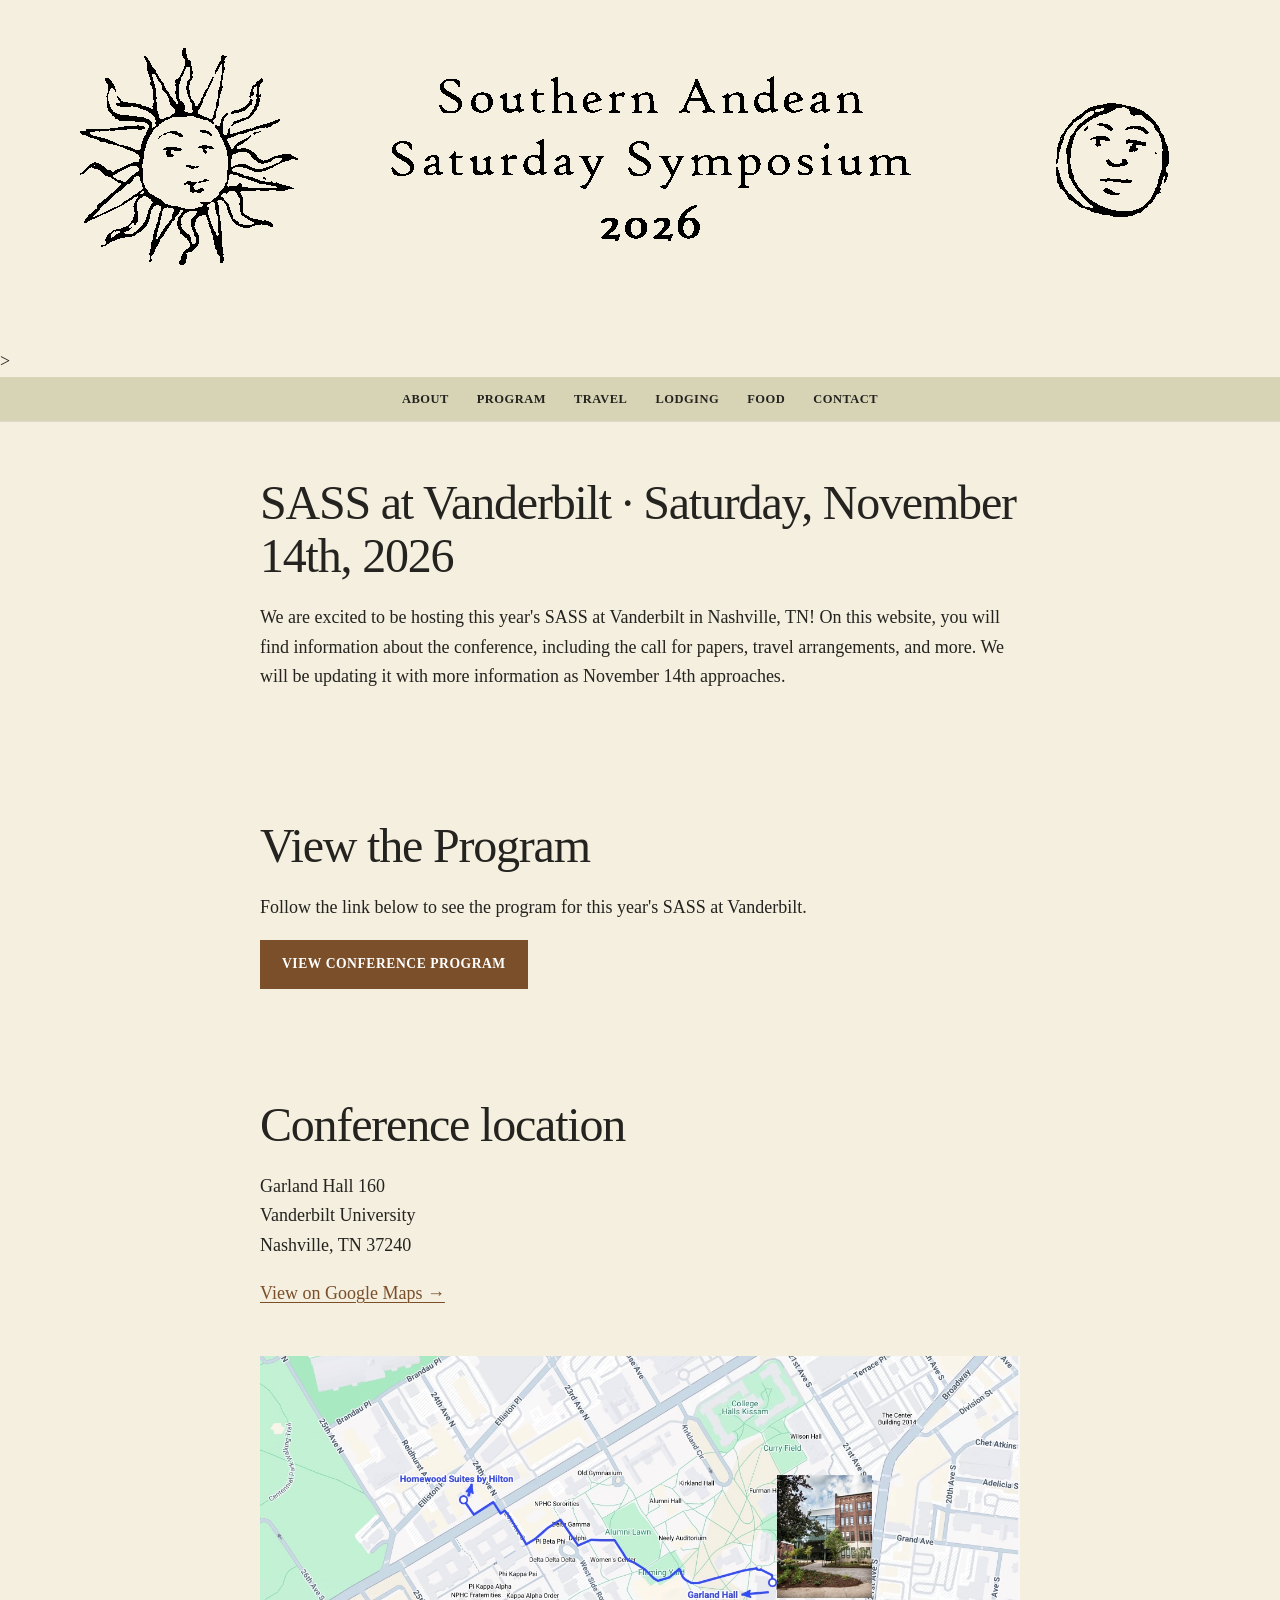
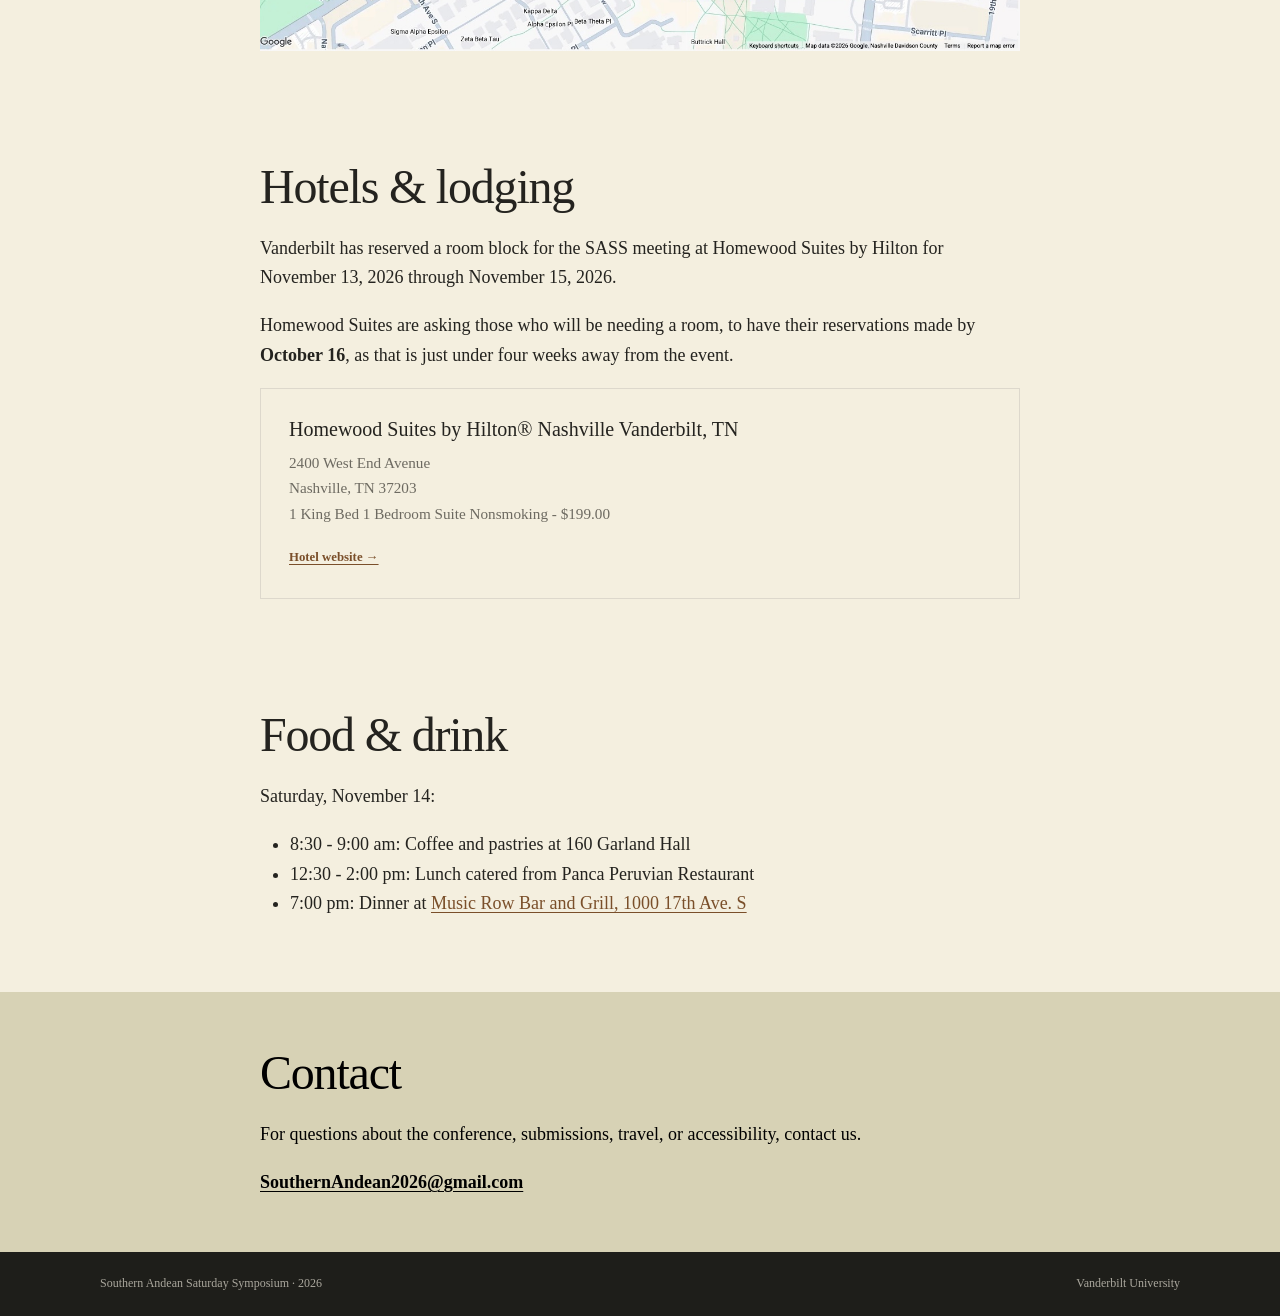
<file: index.html>
<!DOCTYPE html>
<html lang="en">
<head>
  <meta charset="UTF-8">
  <meta name="viewport" content="width=device-width, initial-scale=1.0">
   <!--
  <meta name="description" content="[Conference Name] — [Conference dates] in [City, State].">
  <title>[Conference Name] | [Year]</title> -->
   <img src="images/Logo_colored.png" alt="SASS Logo" style="display: block; margin: 0 auto;">>
  <link rel="stylesheet" href="style.css">
</head>

  <nav class="nav">
    <div class="container nav-inner">
      <a href="#about">About</a>
      <a href="#papers">Program</a>
      <a href="#travel">Travel</a>
      <a href="#lodging">Lodging</a>
      <a href="#food">Food</a>
      <a href="#contact">Contact</a>
    </div>
  </nav>

  <main>
    <section id="about" class="section">
      <div class="container narrow">
        <h2>SASS at Vanderbilt  ·  Saturday, November 14th, 2026</h2>
        <p>
          We are excited to be hosting this year's SASS at Vanderbilt in Nashville, TN! 
          On this website, you will find information about the conference, including the call for papers, travel arrangements, and more.
          We will be updating it with more information as November 14th approaches.
        </p>
      </div>
    </section>

    <section id="papers" class="section section-alt">
      <div class="container narrow">
        <h2>View the Program</h2>

        <!--
        <p>
          If you would like to present this year, please use the form linked below to indicate the title of your presentation as well as provide a brief (less than 200 words) abstract. 
          Depending on the number of presentations, speakers will likely have 30-minute blocks for the presentation as well as discussion/Q&A.
        </p>
        -->
        <p> Follow the link below to see the program for this year's SASS at Vanderbilt.</p>

        <div>
          <!--
          <div>
            <strong>Submission deadline</strong>
            <span>October 16th, 2026</span>
          </div>
          <a class="button button-primary" href="SASS_2026_Talks.html" rel="noopener">
            See Program
          </a>
          -->
          <a class="button button-primary" href="program.html" rel="noopener">
            View Conference Program
          </a>
        </div>


        <!--<p class="small">
          Questions about submissions can be directed to
          SouthernAndean2026@gmail.com
        </p>-->
      </div>
    </section>

    <section id="travel" class="section">
      <div class="container narrow">
        <h2>Conference location</h2>
        <div>
          
            <p>Garland Hall 160<br>Vanderbilt University<br>Nashville, TN 37240</p>
            <a href="https://maps.app.goo.gl/LvyxEZ6uA4NeCfR76" target="_blank" rel="noopener">View on Google Maps →</a>
            <p><br></p>
            <img src="images/SASS Map.jpg" alt="Garland Hall 160 at Vanderbilt University"/>
          
          
          <!--
          <article class="card">
            <h3>Parking</h3>
            <p>
              More information forthcoming. 
            </p>
          </article>

          <article class="card">
            <h3>Getting Around</h3>
            <p>
              More information forthcoming. 
            </p>
          </article>
          -->
        </div>
      </div>
    </section>

    <section id="lodging" class="section section-alt">
      <div class="container narrow">
        <h2>Hotels &amp; lodging</h2>
        <p class="intro">
          Vanderbilt has reserved a room block for the SASS meeting at Homewood Suites by Hilton for November 13, 2026 through November 15, 2026.
        </p>

        <p>Homewood Suites are asking those who will be needing a room, to have their reservations made by <strong>October 16</strong>, as that is just under four weeks away from the event.</p>
        
        <div>
          <article class="card">
            <h3>Homewood Suites by Hilton® Nashville Vanderbilt, TN</h3>
            <p>
              2400 West End Avenue <br>
              Nashville, TN 37203 <br>
              1 King Bed 1 Bedroom Suite Nonsmoking - $199.00 <br>
            </p>
            <a href="https://www.hilton.com/en/attend-my-event/bnavbhw-902-49b5b06a-9c55-4920-9853-0054cd4842b3/" target="_blank" rel="noopener">Hotel website →</a>
          </article>
          <!--
          <article class="card">
            <h3>[Hotel Name]</h3>
            <p>[Approx. distance from conference venue]</p>
            <p>[Short description, rate information, or booking code.]</p>
            <a href="[HOTEL_URL]" target="_blank" rel="noopener">Hotel website →</a>
          </article>

          <article class="card">
            <h3>[Hotel Name]</h3>
            <p>[Approx. distance from conference venue]</p>
            <p>[Short description, rate information, or booking code.]</p>
            <a href="[HOTEL_URL]" target="_blank" rel="noopener">Hotel website →</a>
          </article>
        </div>
        -->
      </div>
    </section>

    <section id="food" class="section">
      <div class="container narrow">
        <h2>Food &amp; drink</h2>
        <p class="intro">
          Saturday, November 14:
        </p>
        <ul style="padding-left: 30px;">
          <li> 8:30 - 9:00 am: Coffee and pastries at 160 Garland Hall</li>
          <li> 12:30 - 2:00 pm: Lunch catered from Panca Peruvian Restaurant</li>
          <li> 7:00 pm: Dinner at <a href="https://maps.app.goo.gl/9tHwXygk9nDfZXyo8" target="_blank" rel="noopener">Music Row Bar and Grill, 1000 17th Ave. S</a></li>
        </ul>
      </div>
    </section>

    <section id="contact" class="section section-dark">
      <div class="container narrow">
        <h2>Contact</h2>
        <p>
          For questions about the conference, submissions, travel, or accessibility,
          contact us.
        </p>
        <a class="email-link" href="mailto:SouthernAndean2026@gmail.com">
          SouthernAndean2026@gmail.com
        </a>
      </div>
    </section>
  </main>

  <footer>
    <div class="container footer-inner">
      <span>Southern Andean Saturday Symposium · 2026</span>
      <span>Vanderbilt University</span>
    </div>
  </footer>
</body>
</html>
</file>
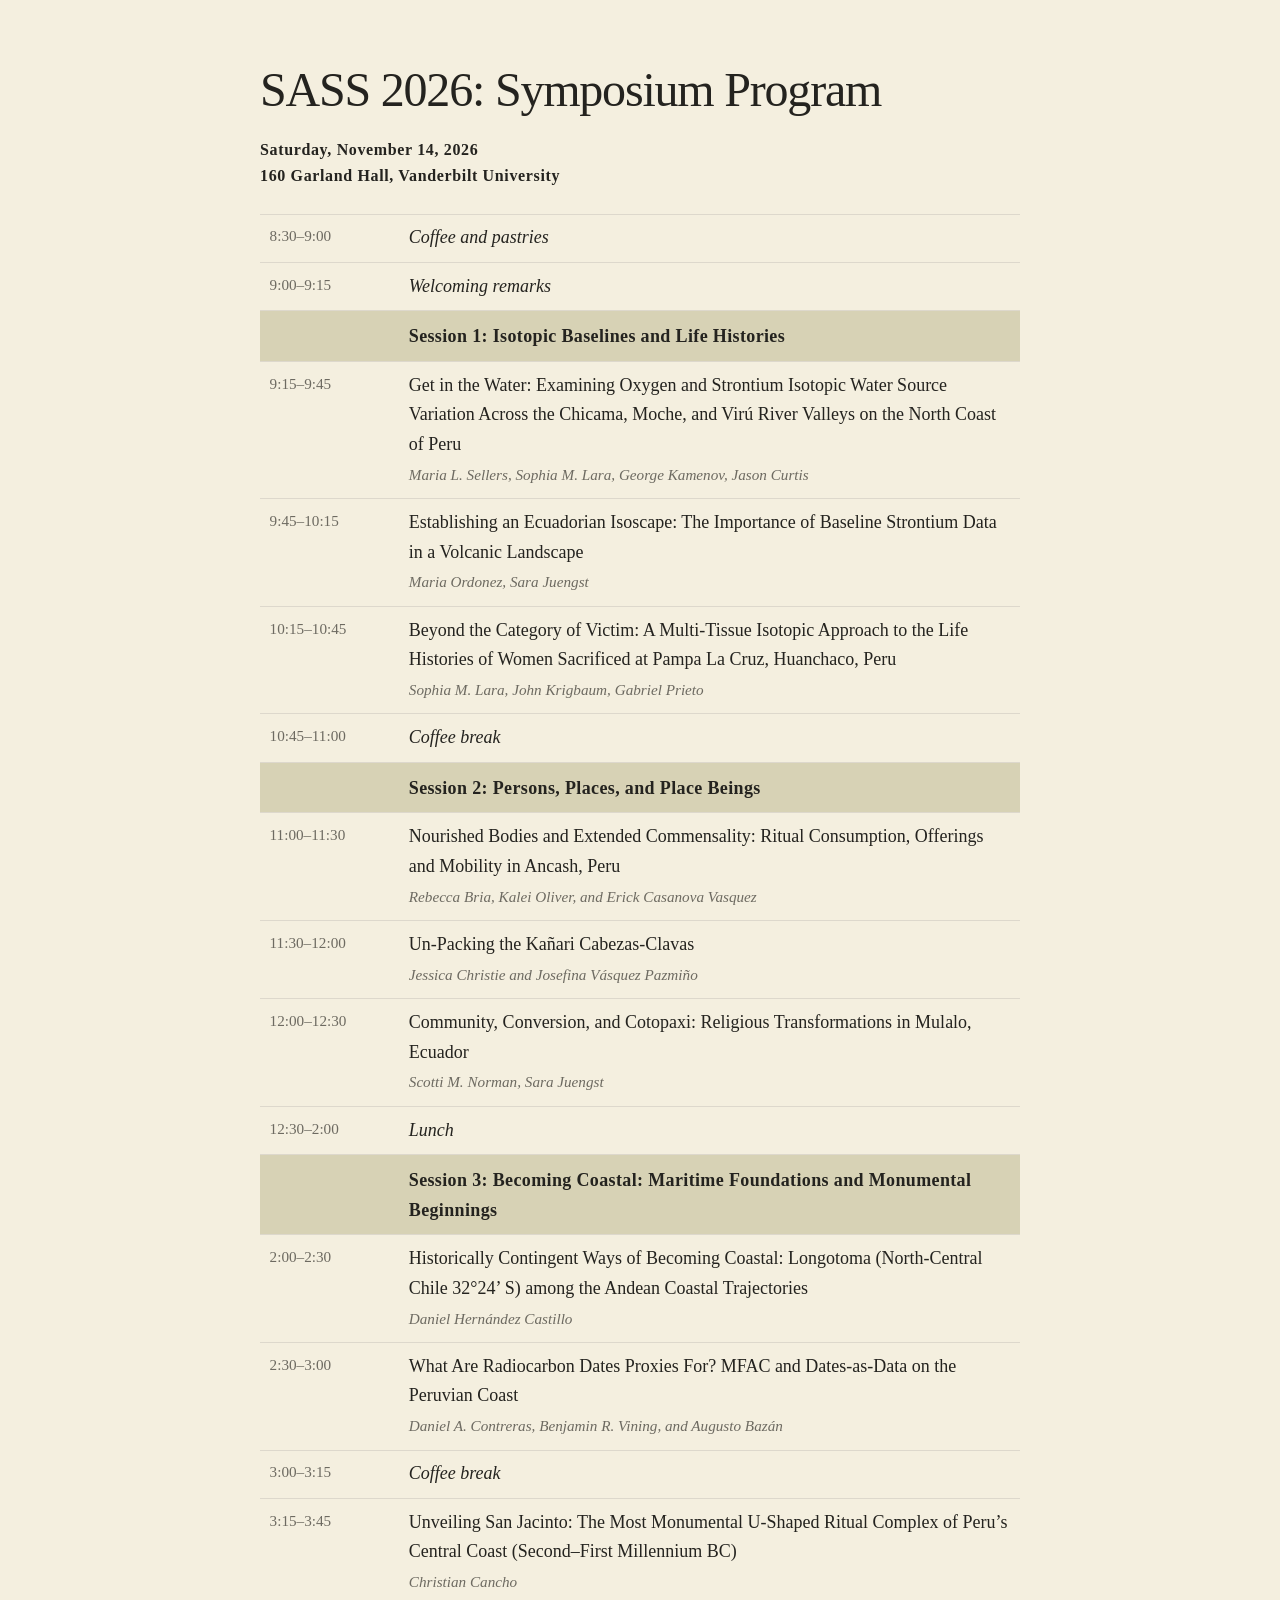
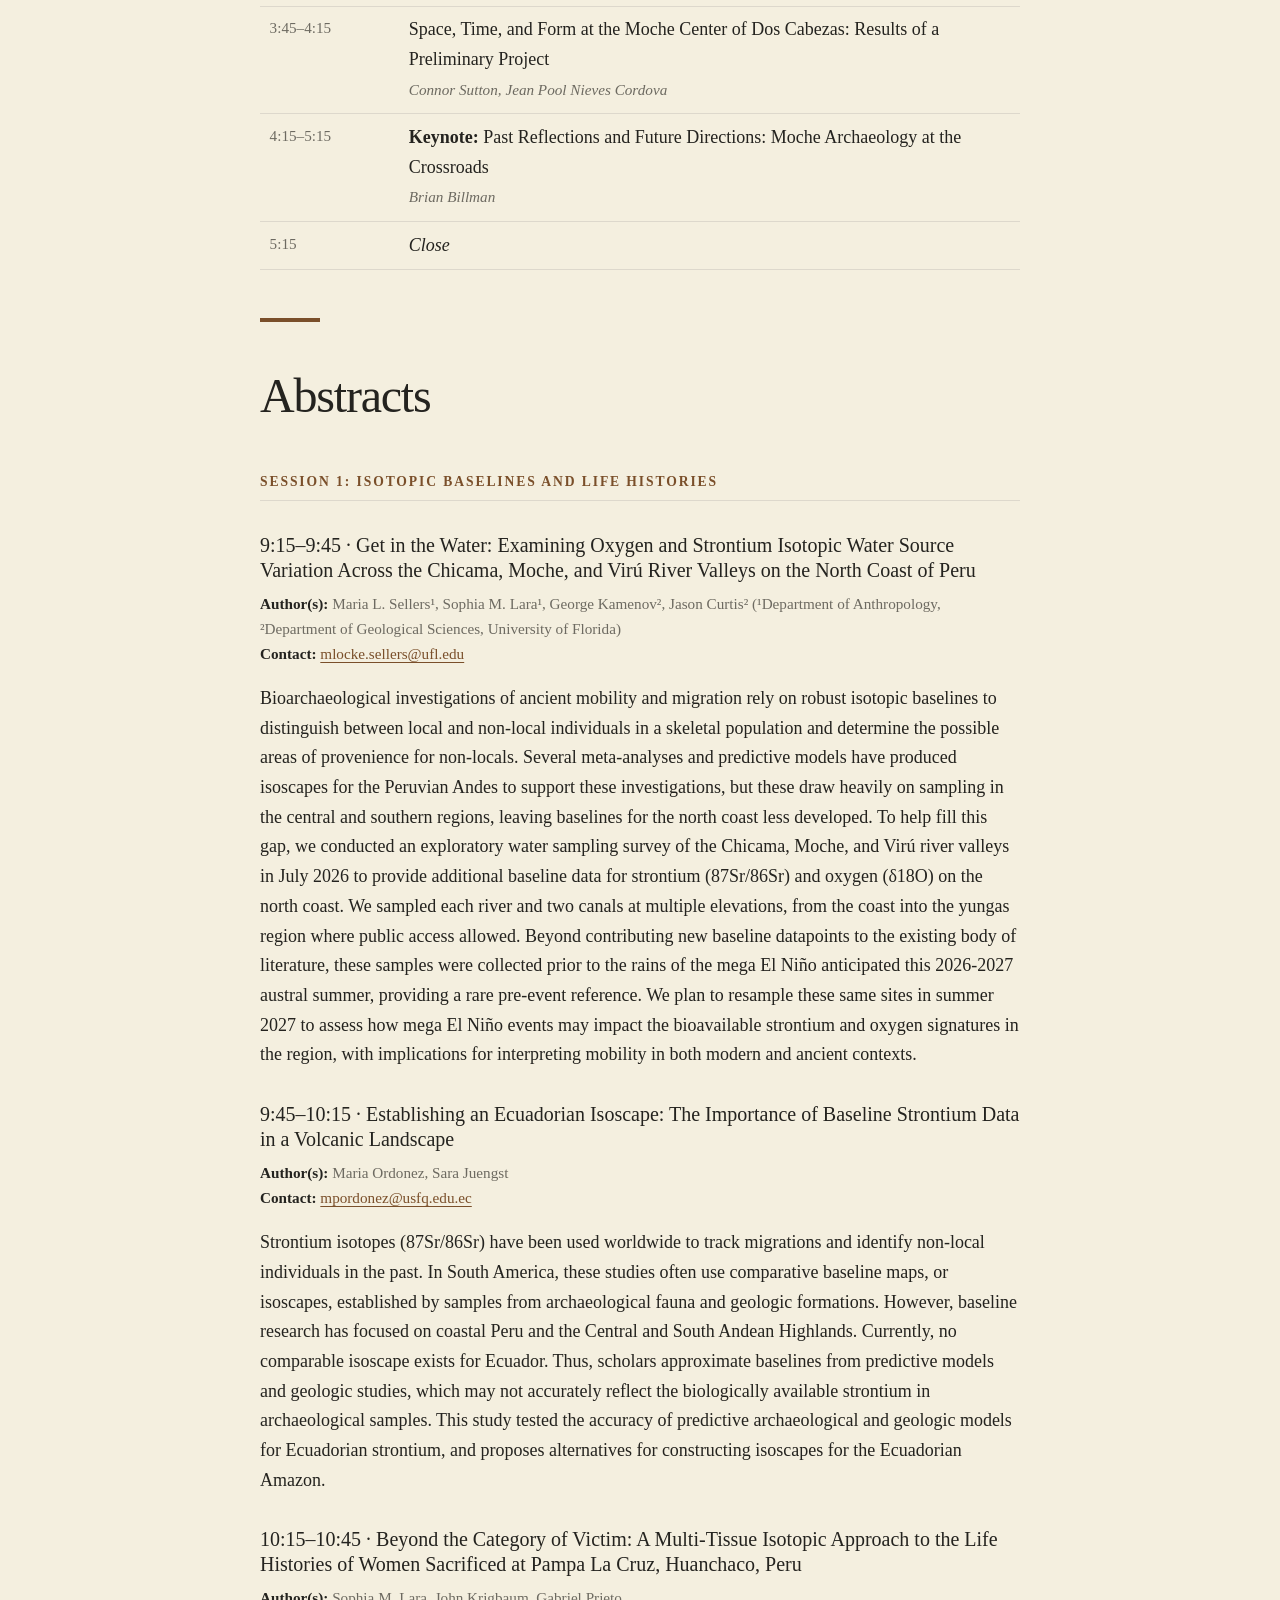
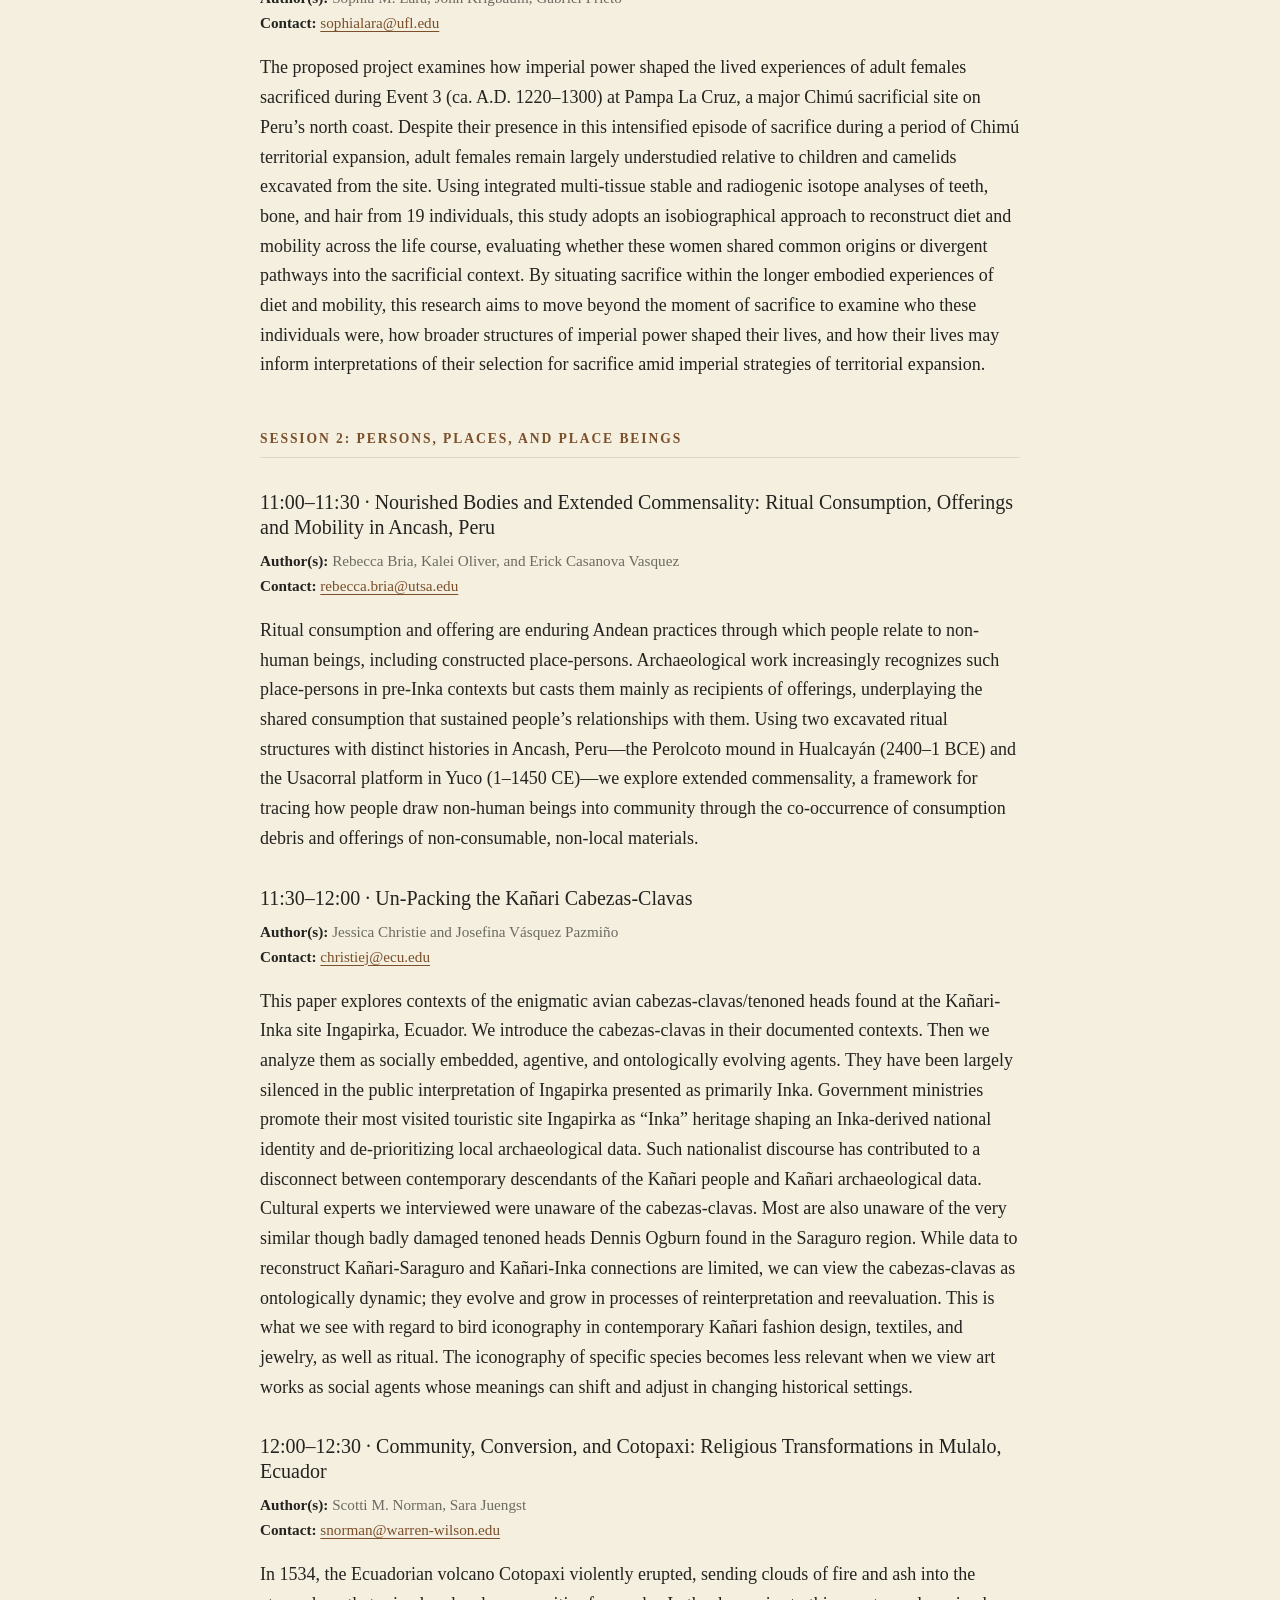
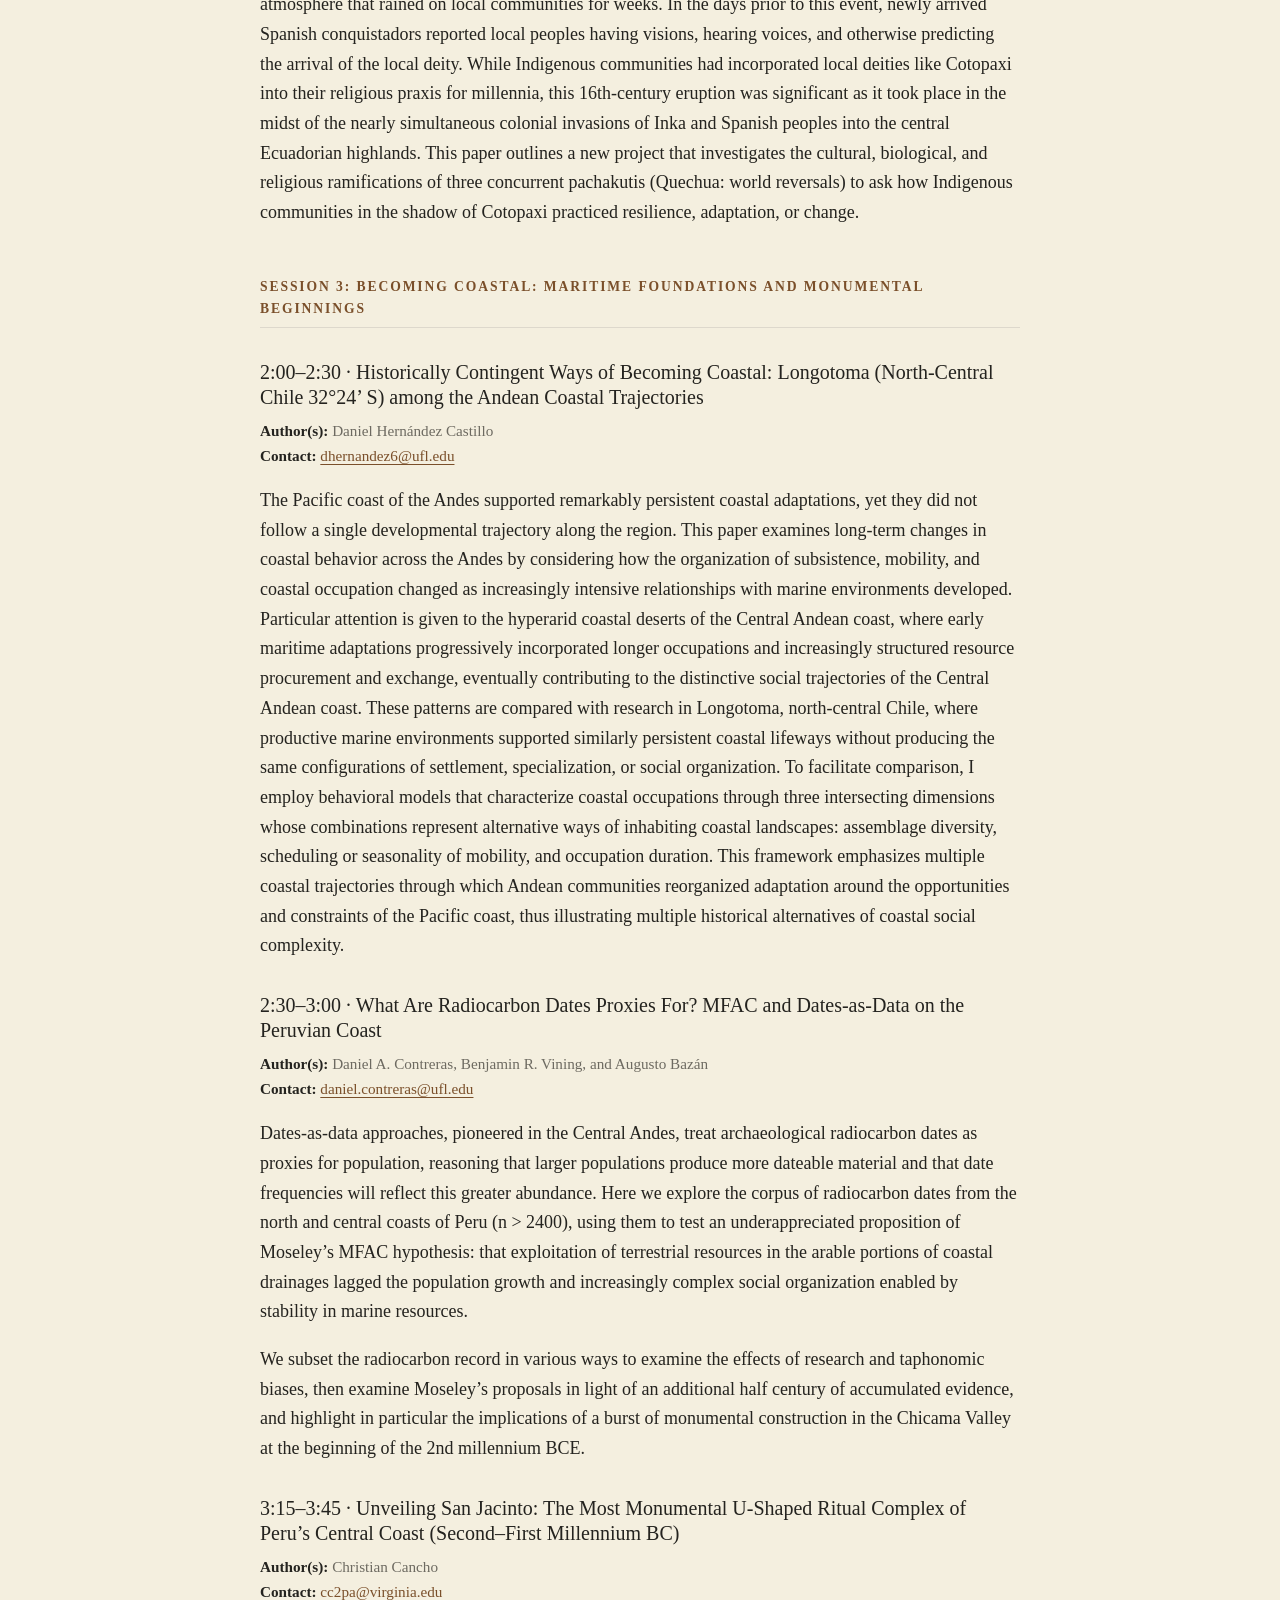
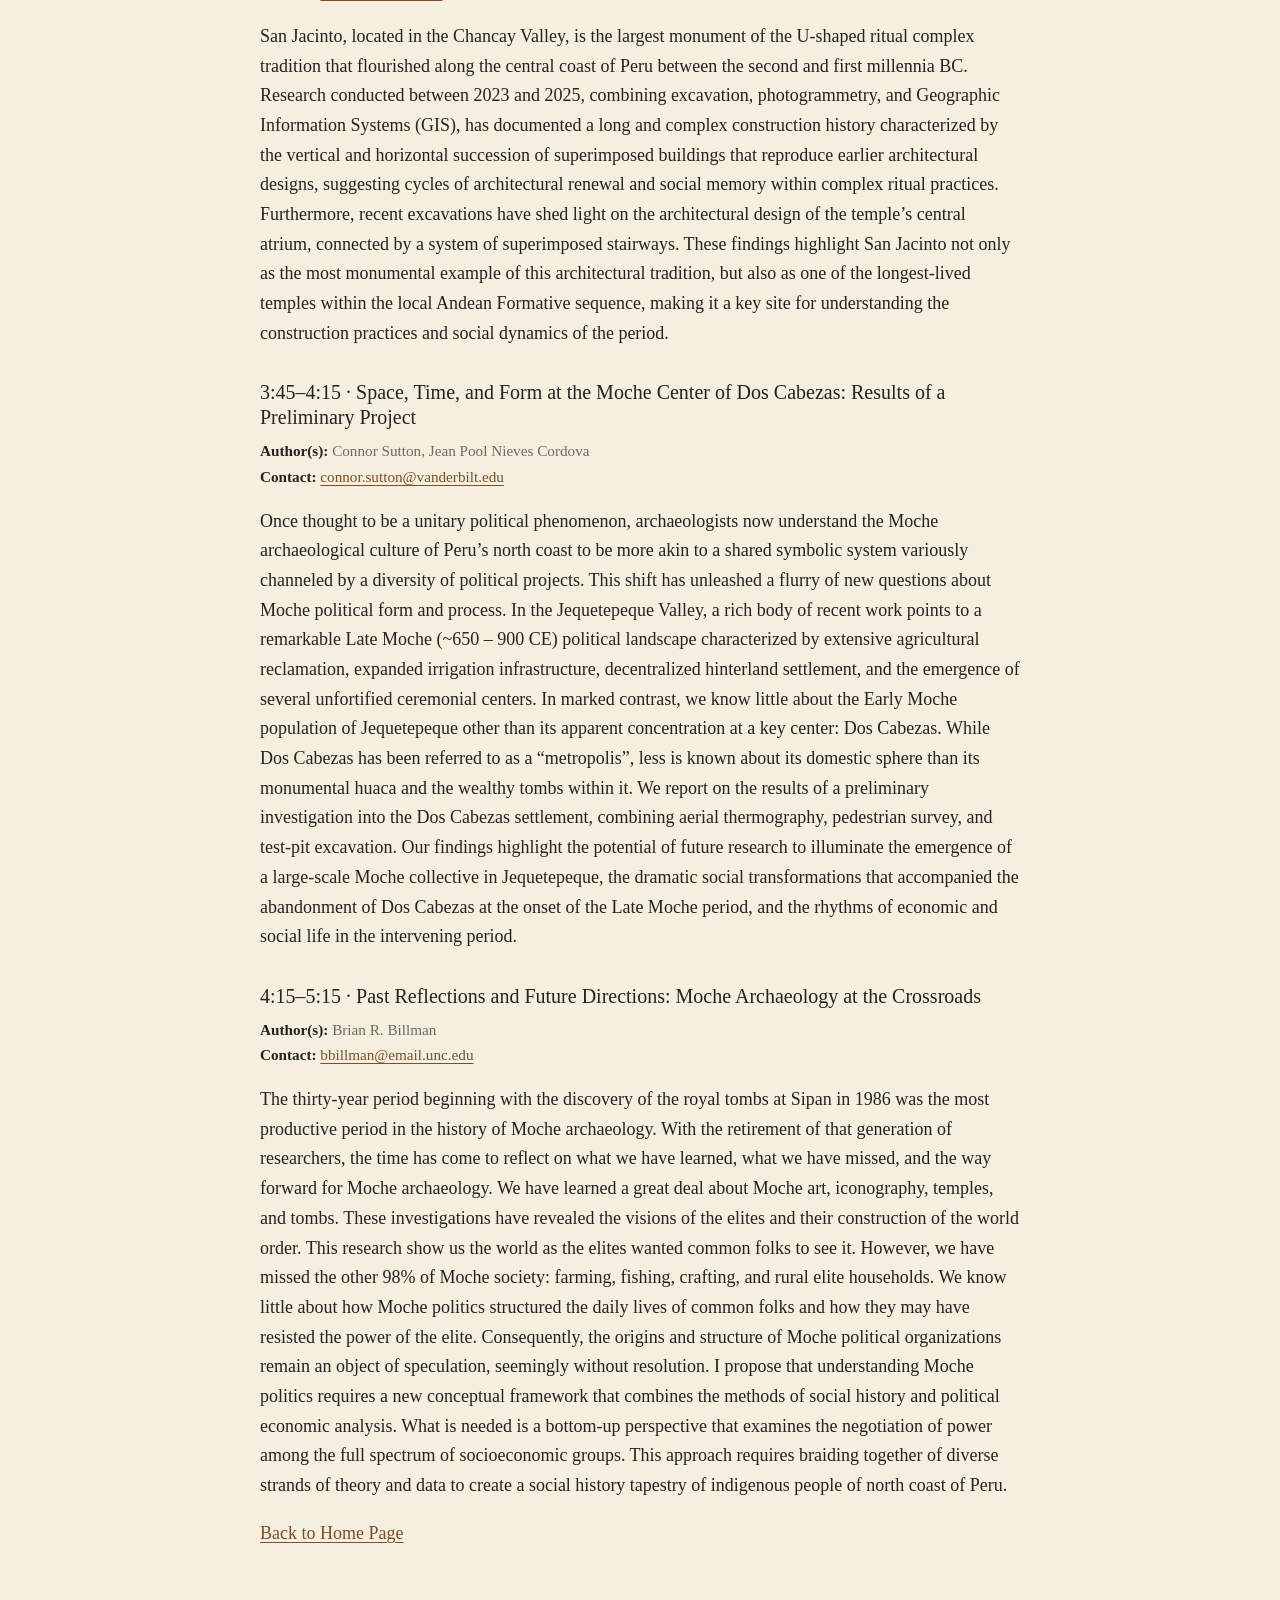
<file: program.html>
<!doctype html>
<html lang="en">
<head>
<meta charset="utf-8">
<meta name="viewport" content="width=device-width, initial-scale=1">
<title>SASS 2026 Program</title>
<style>
  /* Colors and type match the SASS 2026 website (style.css) */
  :root {
    --ink: #24231f;
    --muted: #6d6a61;
    --paper: rgb(244, 239, 223);
    --accent: #7a4f2a;
    --accent-dark: #59391f;
    --border: #ddd8cc;
    --dark: rgba(214, 210, 180, 0.96);
    --label: #b99a77;
  }
  body {
    font-family: Garamond, serif;
    font-size: 18px;
    line-height: 1.65;
    color: var(--ink);
    background: var(--paper);
    max-width: 760px;
    margin: 0 auto;
    padding: 40px 20px 75px;
  }
  a { color: var(--accent); text-decoration-thickness: 1px; text-underline-offset: 3px; }
  a:hover { color: var(--accent-dark); }
  h1 { font-size: clamp(2rem, 4vw, 3rem); font-weight: 400; letter-spacing: -0.025em; line-height: 1.1; margin: 1.5rem 0 1.25rem; }
  h2 { font-size: 0.85rem; font-weight: 700; letter-spacing: 0.14em; text-transform: uppercase; color: var(--accent); margin: 3rem 0 0.75rem; padding-bottom: 0.4rem; border-bottom: 1px solid var(--border); }
  h3 { font-size: 1.25rem; font-weight: 400; line-height: 1.25; margin: 2rem 0 0.5rem; }
  .meta { margin: 0 0 1.5rem; font-size: 1rem; font-weight: 700; letter-spacing: 0.04em; }
  table { border-collapse: collapse; width: 100%; margin: 1rem 0 2rem; border-top: 1px solid var(--border); }
  td { padding: 0.55rem 0.6rem; border-bottom: 1px solid var(--border); vertical-align: top; }
  td:first-child { white-space: nowrap; width: 7.5rem; color: var(--muted); font-size: 0.95rem; }
  tr.session td { background: var(--dark); font-weight: 700; letter-spacing: 0.02em; padding-top: 0.7rem; }
  .authors { font-style: italic; color: var(--muted); font-size: 0.95rem; }
  .byline { margin: 0 0 0.75rem; color: var(--muted); font-size: 0.95rem; }
  .byline strong { color: var(--ink); }
  hr { border: none; border-top: 4px solid var(--accent); width: 60px; margin: 3rem 0; }
  @media (max-width: 750px) {
    body { font-size: 17px; }
    td:first-child { width: auto; }
  }
  @media print {
    body { margin: 0; max-width: none; padding: 0; }
    h3 { break-after: avoid; }
    tr { break-inside: avoid; }
  }
</style>
</head>
<body>

<h1>SASS 2026: Symposium Program</h1>

<p class="meta">Saturday, November 14, 2026<br>160 Garland Hall, Vanderbilt University</p>

<table>
  <tr><td>8:30–9:00</td><td><em>Coffee and pastries</em></td></tr>
  <tr><td>9:00–9:15</td><td><em>Welcoming remarks</em></td></tr>
  <tr class="session"><td></td><td>Session 1: Isotopic Baselines and Life Histories</td></tr>
  <tr><td>9:15–9:45</td><td>Get in the Water: Examining Oxygen and Strontium Isotopic Water Source Variation Across the Chicama, Moche, and Virú River Valleys on the North Coast of Peru<br><span class="authors">Maria L. Sellers, Sophia M. Lara, George Kamenov, Jason Curtis</span></td></tr>
  <tr><td>9:45–10:15</td><td>Establishing an Ecuadorian Isoscape: The Importance of Baseline Strontium Data in a Volcanic Landscape<br><span class="authors">Maria Ordonez, Sara Juengst</span></td></tr>
  <tr><td>10:15–10:45</td><td>Beyond the Category of Victim: A Multi-Tissue Isotopic Approach to the Life Histories of Women Sacrificed at Pampa La Cruz, Huanchaco, Peru<br><span class="authors">Sophia M. Lara, John Krigbaum, Gabriel Prieto</span></td></tr>
  <tr><td>10:45–11:00</td><td><em>Coffee break</em></td></tr>
  <tr class="session"><td></td><td>Session 2: Persons, Places, and Place Beings</td></tr>
  <tr><td>11:00–11:30</td><td>Nourished Bodies and Extended Commensality: Ritual Consumption, Offerings and Mobility in Ancash, Peru<br><span class="authors">Rebecca Bria, Kalei Oliver, and Erick Casanova Vasquez</span></td></tr>
  <tr><td>11:30–12:00</td><td>Un-Packing the Kañari Cabezas-Clavas<br><span class="authors">Jessica Christie and Josefina Vásquez Pazmiño</span></td></tr>
  <tr><td>12:00–12:30</td><td>Community, Conversion, and Cotopaxi: Religious Transformations in Mulalo, Ecuador<br><span class="authors">Scotti M. Norman, Sara Juengst</span></td></tr>
  <tr><td>12:30–2:00</td><td><em>Lunch</em></td></tr>
  <tr class="session"><td></td><td>Session 3: Becoming Coastal: Maritime Foundations and Monumental Beginnings</td></tr>
  <tr><td>2:00–2:30</td><td>Historically Contingent Ways of Becoming Coastal: Longotoma (North-Central Chile 32°24’ S) among the Andean Coastal Trajectories<br><span class="authors">Daniel Hernández Castillo</span></td></tr>
  <tr><td>2:30–3:00</td><td>What Are Radiocarbon Dates Proxies For? MFAC and Dates-as-Data on the Peruvian Coast<br><span class="authors">Daniel A. Contreras, Benjamin R. Vining, and Augusto Bazán</span></td></tr>
  <tr><td>3:00–3:15</td><td><em>Coffee break</em></td></tr>
  <tr><td>3:15–3:45</td><td>Unveiling San Jacinto: The Most Monumental U-Shaped Ritual Complex of Peru’s Central Coast (Second–First Millennium BC)<br><span class="authors">Christian Cancho</span></td></tr>
  <tr><td>3:45–4:15</td><td>Space, Time, and Form at the Moche Center of Dos Cabezas: Results of a Preliminary Project<br><span class="authors">Connor Sutton, Jean Pool Nieves Cordova</span></td></tr>
  <tr><td>4:15–5:15</td><td><strong>Keynote:</strong> Past Reflections and Future Directions: Moche Archaeology at the Crossroads<br><span class="authors">Brian Billman</span></td></tr>
  <tr><td>5:15</td><td><em>Close</em></td></tr>
</table>

<hr>

<h1>Abstracts</h1>

<h2>Session 1: Isotopic Baselines and Life Histories</h2>

<h3>9:15–9:45 · Get in the Water: Examining Oxygen and Strontium Isotopic Water Source Variation Across the Chicama, Moche, and Virú River Valleys on the North Coast of Peru</h3>
<p class="byline"><strong>Author(s):</strong> Maria L. Sellers¹, Sophia M. Lara¹, George Kamenov², Jason Curtis² (¹Department of Anthropology, ²Department of Geological Sciences, University of Florida)<br>
<strong>Contact:</strong> <a href="mailto:mlocke.sellers@ufl.edu">mlocke.sellers@ufl.edu</a></p>
<p>Bioarchaeological investigations of ancient mobility and migration rely on robust isotopic baselines to distinguish between local and non-local individuals in a skeletal population and determine the possible areas of provenience for non-locals. Several meta-analyses and predictive models have produced isoscapes for the Peruvian Andes to support these investigations, but these draw heavily on sampling in the central and southern regions, leaving baselines for the north coast less developed. To help fill this gap, we conducted an exploratory water sampling survey of the Chicama, Moche, and Virú river valleys in July 2026 to provide additional baseline data for strontium (87Sr/86Sr) and oxygen (δ18O) on the north coast. We sampled each river and two canals at multiple elevations, from the coast into the yungas region where public access allowed. Beyond contributing new baseline datapoints to the existing body of literature, these samples were collected prior to the rains of the mega El Niño anticipated this 2026-2027 austral summer, providing a rare pre-event reference. We plan to resample these same sites in summer 2027 to assess how mega El Niño events may impact the bioavailable strontium and oxygen signatures in the region, with implications for interpreting mobility in both modern and ancient contexts.</p>

<h3>9:45–10:15 · Establishing an Ecuadorian Isoscape: The Importance of Baseline Strontium Data in a Volcanic Landscape</h3>
<p class="byline"><strong>Author(s):</strong> Maria Ordonez, Sara Juengst<br>
<strong>Contact:</strong> <a href="mailto:mpordonez@usfq.edu.ec">mpordonez@usfq.edu.ec</a></p>
<p>Strontium isotopes (87Sr/86Sr) have been used worldwide to track migrations and identify non-local individuals in the past. In South America, these studies often use comparative baseline maps, or isoscapes, established by samples from archaeological fauna and geologic formations. However, baseline research has focused on coastal Peru and the Central and South Andean Highlands. Currently, no comparable isoscape exists for Ecuador. Thus, scholars approximate baselines from predictive models and geologic studies, which may not accurately reflect the biologically available strontium in archaeological samples. This study tested the accuracy of predictive archaeological and geologic models for Ecuadorian strontium, and proposes alternatives for constructing isoscapes for the Ecuadorian Amazon.</p>

<h3>10:15–10:45 · Beyond the Category of Victim: A Multi-Tissue Isotopic Approach to the Life Histories of Women Sacrificed at Pampa La Cruz, Huanchaco, Peru</h3>
<p class="byline"><strong>Author(s):</strong> Sophia M. Lara, John Krigbaum, Gabriel Prieto<br>
<strong>Contact:</strong> <a href="mailto:sophialara@ufl.edu">sophialara@ufl.edu</a></p>
<p>The proposed project examines how imperial power shaped the lived experiences of adult females sacrificed during Event 3 (ca. A.D. 1220–1300) at Pampa La Cruz, a major Chimú sacrificial site on Peru’s north coast. Despite their presence in this intensified episode of sacrifice during a period of Chimú territorial expansion, adult females remain largely understudied relative to children and camelids excavated from the site. Using integrated multi-tissue stable and radiogenic isotope analyses of teeth, bone, and hair from 19 individuals, this study adopts an isobiographical approach to reconstruct diet and mobility across the life course, evaluating whether these women shared common origins or divergent pathways into the sacrificial context. By situating sacrifice within the longer embodied experiences of diet and mobility, this research aims to move beyond the moment of sacrifice to examine who these individuals were, how broader structures of imperial power shaped their lives, and how their lives may inform interpretations of their selection for sacrifice amid imperial strategies of territorial expansion.</p>

<h2>Session 2: Persons, Places, and Place Beings</h2>

<h3>11:00–11:30 · Nourished Bodies and Extended Commensality: Ritual Consumption, Offerings and Mobility in Ancash, Peru</h3>
<p class="byline"><strong>Author(s):</strong> Rebecca Bria, Kalei Oliver, and Erick Casanova Vasquez<br>
<strong>Contact:</strong> <a href="mailto:rebecca.bria@utsa.edu">rebecca.bria@utsa.edu</a></p>
<p>Ritual consumption and offering are enduring Andean practices through which people relate to non-human beings, including constructed place-persons. Archaeological work increasingly recognizes such place-persons in pre-Inka contexts but casts them mainly as recipients of offerings, underplaying the shared consumption that sustained people’s relationships with them. Using two excavated ritual structures with distinct histories in Ancash, Peru—the Perolcoto mound in Hualcayán (2400–1 BCE) and the Usacorral platform in Yuco (1–1450 CE)—we explore extended commensality, a framework for tracing how people draw non-human beings into community through the co-occurrence of consumption debris and offerings of non-consumable, non-local materials.</p>

<h3>11:30–12:00 · Un-Packing the Kañari Cabezas-Clavas</h3>
<p class="byline"><strong>Author(s):</strong> Jessica Christie and Josefina Vásquez Pazmiño<br>
<strong>Contact:</strong> <a href="mailto:christiej@ecu.edu">christiej@ecu.edu</a></p>
<p>This paper explores contexts of the enigmatic avian cabezas-clavas/tenoned heads found at the Kañari-Inka site Ingapirka, Ecuador. We introduce the cabezas-clavas in their documented contexts. Then we analyze them as socially embedded, agentive, and ontologically evolving agents. They have been largely silenced in the public interpretation of Ingapirka presented as primarily Inka. Government ministries promote their most visited touristic site Ingapirka as “Inka” heritage shaping an Inka-derived national identity and de-prioritizing local archaeological data. Such nationalist discourse has contributed to a disconnect between contemporary descendants of the Kañari people and Kañari archaeological data. Cultural experts we interviewed were unaware of the cabezas-clavas. Most are also unaware of the very similar though badly damaged tenoned heads Dennis Ogburn found in the Saraguro region. While data to reconstruct Kañari-Saraguro and Kañari-Inka connections are limited, we can view the cabezas-clavas as ontologically dynamic; they evolve and grow in processes of reinterpretation and reevaluation. This is what we see with regard to bird iconography in contemporary Kañari fashion design, textiles, and jewelry, as well as ritual. The iconography of specific species becomes less relevant when we view art works as social agents whose meanings can shift and adjust in changing historical settings.</p>

<h3>12:00–12:30 · Community, Conversion, and Cotopaxi: Religious Transformations in Mulalo, Ecuador</h3>
<p class="byline"><strong>Author(s):</strong> Scotti M. Norman, Sara Juengst<br>
<strong>Contact:</strong> <a href="mailto:snorman@warren-wilson.edu">snorman@warren-wilson.edu</a></p>
<p>In 1534, the Ecuadorian volcano Cotopaxi violently erupted, sending clouds of fire and ash into the atmosphere that rained on local communities for weeks. In the days prior to this event, newly arrived Spanish conquistadors reported local peoples having visions, hearing voices, and otherwise predicting the arrival of the local deity. While Indigenous communities had incorporated local deities like Cotopaxi into their religious praxis for millennia, this 16th-century eruption was significant as it took place in the midst of the nearly simultaneous colonial invasions of Inka and Spanish peoples into the central Ecuadorian highlands. This paper outlines a new project that investigates the cultural, biological, and religious ramifications of three concurrent pachakutis (Quechua: world reversals) to ask how Indigenous communities in the shadow of Cotopaxi practiced resilience, adaptation, or change.</p>

<h2>Session 3: Becoming Coastal: Maritime Foundations and Monumental Beginnings</h2>

<h3>2:00–2:30 · Historically Contingent Ways of Becoming Coastal: Longotoma (North-Central Chile 32°24’ S) among the Andean Coastal Trajectories</h3>
<p class="byline"><strong>Author(s):</strong> Daniel Hernández Castillo<br>
<strong>Contact:</strong> <a href="mailto:dhernandez6@ufl.edu">dhernandez6@ufl.edu</a></p>
<p>The Pacific coast of the Andes supported remarkably persistent coastal adaptations, yet they did not follow a single developmental trajectory along the region. This paper examines long-term changes in coastal behavior across the Andes by considering how the organization of subsistence, mobility, and coastal occupation changed as increasingly intensive relationships with marine environments developed. Particular attention is given to the hyperarid coastal deserts of the Central Andean coast, where early maritime adaptations progressively incorporated longer occupations and increasingly structured resource procurement and exchange, eventually contributing to the distinctive social trajectories of the Central Andean coast. These patterns are compared with research in Longotoma, north-central Chile, where productive marine environments supported similarly persistent coastal lifeways without producing the same configurations of settlement, specialization, or social organization. To facilitate comparison, I employ behavioral models that characterize coastal occupations through three intersecting dimensions whose combinations represent alternative ways of inhabiting coastal landscapes: assemblage diversity, scheduling or seasonality of mobility, and occupation duration. This framework emphasizes multiple coastal trajectories through which Andean communities reorganized adaptation around the opportunities and constraints of the Pacific coast, thus illustrating multiple historical alternatives of coastal social complexity.</p>

<h3>2:30–3:00 · What Are Radiocarbon Dates Proxies For? MFAC and Dates-as-Data on the Peruvian Coast</h3>
<p class="byline"><strong>Author(s):</strong> Daniel A. Contreras, Benjamin R. Vining, and Augusto Bazán<br>
<strong>Contact:</strong> <a href="mailto:daniel.contreras@ufl.edu">daniel.contreras@ufl.edu</a></p>
<p>Dates-as-data approaches, pioneered in the Central Andes, treat archaeological radiocarbon dates as proxies for population, reasoning that larger populations produce more dateable material and that date frequencies will reflect this greater abundance. Here we explore the corpus of radiocarbon dates from the north and central coasts of Peru (n &gt; 2400), using them to test an underappreciated proposition of Moseley’s MFAC hypothesis: that exploitation of terrestrial resources in the arable portions of coastal drainages lagged the population growth and increasingly complex social organization enabled by stability in marine resources.</p>
<p>We subset the radiocarbon record in various ways to examine the effects of research and taphonomic biases, then examine Moseley’s proposals in light of an additional half century of accumulated evidence, and highlight in particular the implications of a burst of monumental construction in the Chicama Valley at the beginning of the 2nd millennium BCE.</p>

<h3>3:15–3:45 · Unveiling San Jacinto: The Most Monumental U-Shaped Ritual Complex of Peru’s Central Coast (Second–First Millennium BC)</h3>
<p class="byline"><strong>Author(s):</strong> Christian Cancho<br>
<strong>Contact:</strong> <a href="mailto:cc2pa@virginia.edu">cc2pa@virginia.edu</a></p>
<p>San Jacinto, located in the Chancay Valley, is the largest monument of the U-shaped ritual complex tradition that flourished along the central coast of Peru between the second and first millennia BC. Research conducted between 2023 and 2025, combining excavation, photogrammetry, and Geographic Information Systems (GIS), has documented a long and complex construction history characterized by the vertical and horizontal succession of superimposed buildings that reproduce earlier architectural designs, suggesting cycles of architectural renewal and social memory within complex ritual practices. Furthermore, recent excavations have shed light on the architectural design of the temple’s central atrium, connected by a system of superimposed stairways. These findings highlight San Jacinto not only as the most monumental example of this architectural tradition, but also as one of the longest-lived temples within the local Andean Formative sequence, making it a key site for understanding the construction practices and social dynamics of the period.</p>

<h3>3:45–4:15 · Space, Time, and Form at the Moche Center of Dos Cabezas: Results of a Preliminary Project</h3>
<p class="byline"><strong>Author(s):</strong> Connor Sutton, Jean Pool Nieves Cordova<br>
<strong>Contact:</strong> <a href="mailto:connor.sutton@vanderbilt.edu">connor.sutton@vanderbilt.edu</a></p>
<p>Once thought to be a unitary political phenomenon, archaeologists now understand the Moche archaeological culture of Peru’s north coast to be more akin to a shared symbolic system variously channeled by a diversity of political projects. This shift has unleashed a flurry of new questions about Moche political form and process. In the Jequetepeque Valley, a rich body of recent work points to a remarkable Late Moche (~650 – 900 CE) political landscape characterized by extensive agricultural reclamation, expanded irrigation infrastructure, decentralized hinterland settlement, and the emergence of several unfortified ceremonial centers. In marked contrast, we know little about the Early Moche population of Jequetepeque other than its apparent concentration at a key center: Dos Cabezas. While Dos Cabezas has been referred to as a “metropolis”, less is known about its domestic sphere than its monumental huaca and the wealthy tombs within it. We report on the results of a preliminary investigation into the Dos Cabezas settlement, combining aerial thermography, pedestrian survey, and test-pit excavation. Our findings highlight the potential of future research to illuminate the emergence of a large-scale Moche collective in Jequetepeque, the dramatic social transformations that accompanied the abandonment of Dos Cabezas at the onset of the Late Moche period, and the rhythms of economic and social life in the intervening period.</p>

<h3>4:15–5:15 · Past Reflections and Future Directions: Moche Archaeology at the Crossroads</h3>
<p class="byline"><strong>Author(s):</strong> Brian R. Billman <br>
<strong>Contact:</strong> <a href="mailto:bbillman@email.unc.edu">bbillman@email.unc.edu</a></p>
<p>The thirty-year period beginning with the discovery of the royal tombs at Sipan in 1986 was the most productive period in the history of Moche archaeology.  With the retirement of that generation of researchers, the time has come to reflect on what we have learned, what we have missed, and the way forward for Moche archaeology.  We have learned a great deal about Moche art, iconography, temples, and tombs.  These investigations have revealed the visions of the elites and their construction of the world order.  This research show us the world as the elites wanted common folks to see it.  However, we have missed the other 98% of Moche society: farming, fishing, crafting, and rural elite households.  We know little about how Moche politics structured the daily lives of common folks and how they may have resisted the power of the elite.  Consequently, the origins and structure of Moche political organizations remain an object of speculation, seemingly without resolution.  I propose that understanding Moche politics requires a new conceptual framework that combines the methods of social history and political economic analysis. What is needed is a bottom-up perspective that examines the negotiation of power among the full spectrum of socioeconomic groups. This approach requires braiding together of diverse strands of theory and data to create a social history tapestry of indigenous people of north coast of Peru. </p>
<a class="button button-primary" href="index.html" rel="noopener">
  Back to Home Page
</a>

</body>
</html>
</file>
<file: style.css>
/* =========================================================
   Conference Website
   Edit the HTML content first; this stylesheet controls the look.
   ========================================================= */

:root {
  --ink: #24231f;
  --muted: #6d6a61;
  --paper: rgb(244, 239, 223);
  /*--white: rgb(156, 169, 142);*/
  --white: rgb(244, 239, 223);
  --accent: #7a4f2a;
  --accent-dark: #59391f;
  --border: #ddd8cc;
  --dark: rgba(214, 210, 180, 0.96);
  --max-width: 1080px;
  --narrow-width: 760px;
}

* {
  box-sizing: border-box;
}

html {
  scroll-behavior: smooth;
}

body {
  margin: 0;
  color: var(--ink);
  background: var(--paper);
  font-family: Garamond, serif;
  font-size: 18px;
  line-height: 1.65;
}

img {
  max-width: 100%;
  height: auto;
  display: block; /* Removes unwanted bottom whitespace/gaps */
}

a {
  color: var(--accent);
  text-decoration-thickness: 1px;
  text-underline-offset: 3px;
}

a:hover {
  color: var(--accent-dark);
}

.container {
  width: min(calc(100% - 40px), var(--max-width));
  margin: 0 auto;
}

.narrow {
  max-width: var(--narrow-width);
}

/* Hero */

.hero {
  padding: 110px 0 100px;
  color: var(--white);
  background:
    linear-gradient(rgba(40, 40, 34, 0.88), rgba(40, 40, 34, 0.88)),
    url("images/hero.jpg") center / cover;
}

.eyebrow,
.section-label {
  margin: 0 0 10px;
  color: #b99a77;
  font-family: Garamond, serif;
  font-size: 0.78rem;
  font-weight: 700;
  letter-spacing: 0.14em;
  line-height: 1.4;
  text-transform: uppercase;
}

.hero h1 {
  max-width: 850px;
  margin: 0;
  font-size: clamp(3rem, 7vw, 5.8rem);
  font-weight: 400;
  letter-spacing: -0.04em;
  line-height: 0.98;
}

.hero-meta {
  margin: 25px 0 20px;
  font-family: Garamond, serif;
  font-size: 1rem;
  font-weight: 700;
  letter-spacing: 0.04em;
}

.hero-description {
  max-width: 650px;
  margin: 0 0 35px;
  color: #e8e3d8;
  font-size: 1.15rem;
}

/* Buttons */

.button {
  display: inline-block;
  padding: 12px 21px;
  border: 1px solid transparent;
  font-family: Garamond, serif;
  font-size: 0.85rem;
  font-weight: 700;
  letter-spacing: 0.04em;
  text-decoration: none;
  text-transform: uppercase;
  transition: 0.2s ease;
}

.button-primary {
  color: white;
  background: var(--accent);
  justify-content: center;
}

.button-primary:hover {
  color: white;
  background: var(--accent-dark);
}

/* Navigation */

.nav {
  position: sticky;
  top: 0;
  z-index: 10;
  border-bottom: 1px solid var(--border);
  background: rgba(214, 210, 180, 0.96);
  backdrop-filter: blur(8px);
}

.nav-inner {
  display: flex;
  justify-content: center;
  gap: 28px;
  padding: 12px 0;
}

.nav a {
  color: var(--ink);
  font-family: Garamond, serif;
  font-size: 0.78rem;
  font-weight: 700;
  letter-spacing: 0.04em;
  text-decoration: none;
  text-transform: uppercase;
}

.nav a:hover {
  color: var(--accent);
}

/* Sections */

.section {
  padding: 55px 0;
}

.section-alt {
  background: var(--white);
}

.section h2 {
  margin: 0 0 20px;
  font-size: clamp(2rem, 4vw, 3rem);
  font-weight: 400;
  letter-spacing: -0.025em;
  line-height: 1.1;
}

.section p {
  margin-top: 0;
}

.intro {
  max-width: 720px;
}

/* Callout */

.callout {
  display: flex;
  align-items: center;
  justify-content: space-between;
  gap: 30px;
  margin: 35px 0 20px;
  padding: 25px 28px;
  border-left: 4px solid var(--accent);
  background: var(--paper);
}

.callout div {
  display: flex;
  flex-direction: column;
}

.callout strong {
  font-family: Garamond, serif;
  font-size: 0.8rem;
  letter-spacing: 0.06em;
  text-transform: uppercase;
}

.callout span {
  font-size: 1.1rem;
}

.small {
  color: var(--muted);
  font-size: 0.9rem;
}

/* Cards */

.cards {
  display: grid;
  /*grid-template-columns: repeat(3, 1fr);*/
  gap: 22px;
  margin-top: 35px;
}

.card {
  padding: 28px;
  border: 1px solid var(--border);
  background: var(--white);
}

.section-alt .card {
  background: var(--paper);
}

.card h3,
.food-list h3 {
  margin: 0 0 8px;
  font-size: 1.25rem;
  font-weight: 400;
  line-height: 1.25;
}

.card p {
  color: var(--muted);
  font-size: 0.95rem;
}

.card a {
  font-family: Garamond, serif;
  font-size: 0.8rem;
  font-weight: 700;
}

/* Food */

.food-list {
  display: grid;
  grid-template-columns: 1fr 1fr;
  margin-top: 30px;
  border-top: 1px solid var(--border);
}

.food-list > div {
  padding: 24px 25px 24px 0;
  border-bottom: 1px solid var(--border);
}

.food-list > div:nth-child(even) {
  padding-left: 25px;
  border-left: 1px solid var(--border);
}

.food-list p {
  margin: 0;
  color: var(--muted);
  font-size: 0.95rem;
}

/* Contact */

.section-dark {
  color: var(--white);
  background: var(--dark);
}

.section-dark h2 {
  color: black;
}

.section-dark p {
  color: black;
}

.email-link {
  color: black; 
  font-family: Garamond, serif;
  font-weight: 700;
}

/* Footer */

footer {
  color: #aaa79d;
  background: #1e1e1a;
  font-family: Garamond, serif;
  font-size: 0.75rem;
}

.footer-inner {
  display: flex;
  justify-content: space-between;
  gap: 20px;
  padding: 22px 0;
}

/* Mobile */

@media (max-width: 750px) {
  body {
    font-size: 17px;
  }

  .hero {
    padding: 75px 0 70px;
  }

  .nav {
    position: static;
  }

  .nav-inner {
    flex-wrap: wrap;
    gap: 8px 18px;
    justify-content: flex-start;
    padding: 12px 20px;
  }

  .section {
    padding: 60px 0;
  }

  .cards {
    grid-template-columns: 1fr;
  }

  .callout {
    align-items: flex-start;
    flex-direction: column;
  }

  .food-list {
    grid-template-columns: 1fr;
  }

  .food-list > div,
  .food-list > div:nth-child(even) {
    padding: 20px 0;
    border-left: 0;
  }

  .footer-inner {
    flex-direction: column;
    gap: 5px;
  }
}
</file>
